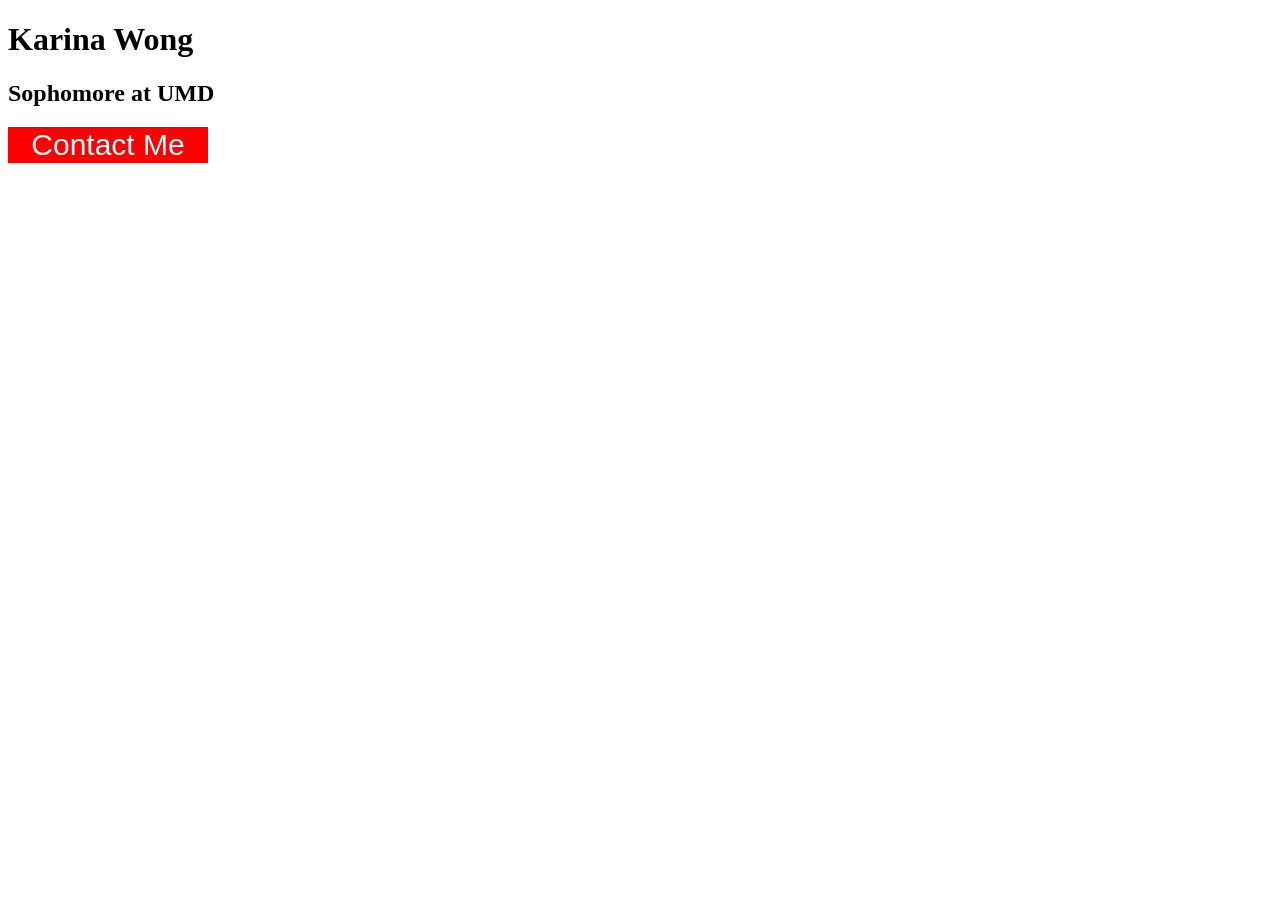
<file: button-assignment/index.html>
<!DOCTYPE html>
 
<html lang="en">
      
  
<head>    
    <title>Karina Button</title>
    <link href="style.css" rel="stylesheet"/>
</head>
    
<body>
    <h1> Karina Wong </h1>
    <h2> Sophomore at UMD </h2>
    <button class="button"> Contact Me</button>
</body>
    
</html>
</file>
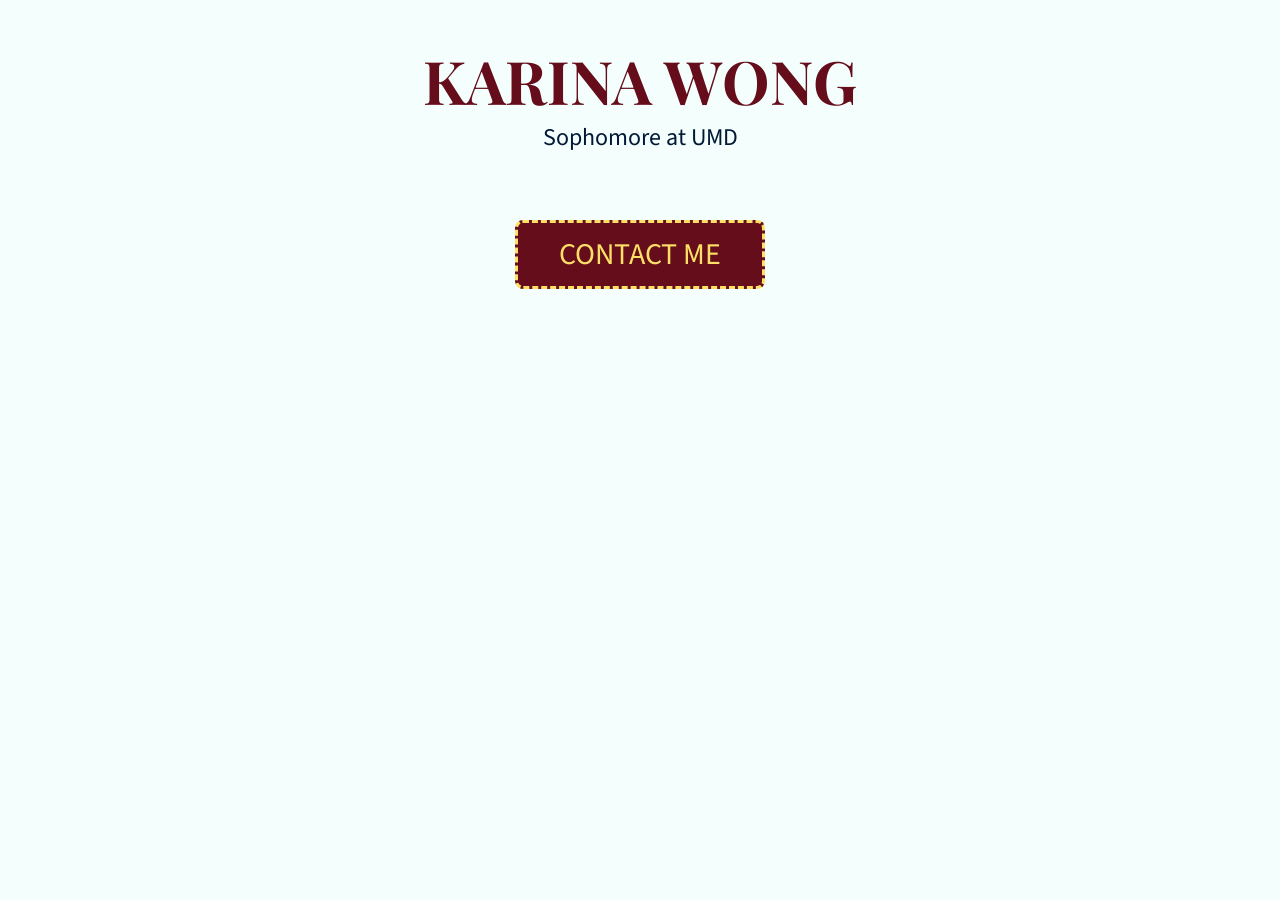
<file: contact-button-assignment/index.html>
<!doctype html>
<html lang="en">
    <head>
        <link rel="preconnect" href="https://fonts.googleapis.com" />
        <link rel="preconnect" href="https://fonts.gstatic.com" crossorigin />
        <link
            href="https://fonts.googleapis.com/css2?family=Playfair+Display:ital,wght@1,400..900&family=Source+Sans+3:ital,wght@0,200..900;1,200..900&display=swap"
            rel="stylesheet" />
        <link href="style.css" rel="stylesheet" />
        <title class="title">Karina Button</title>
    </head>

    <body class="body">
        <h1 class="h1">KARINA WONG</h1>
        <h2 class="h2">Sophomore at UMD</h2>
        <button class="button">Contact Me</button>
    </body>
</html>
</file>
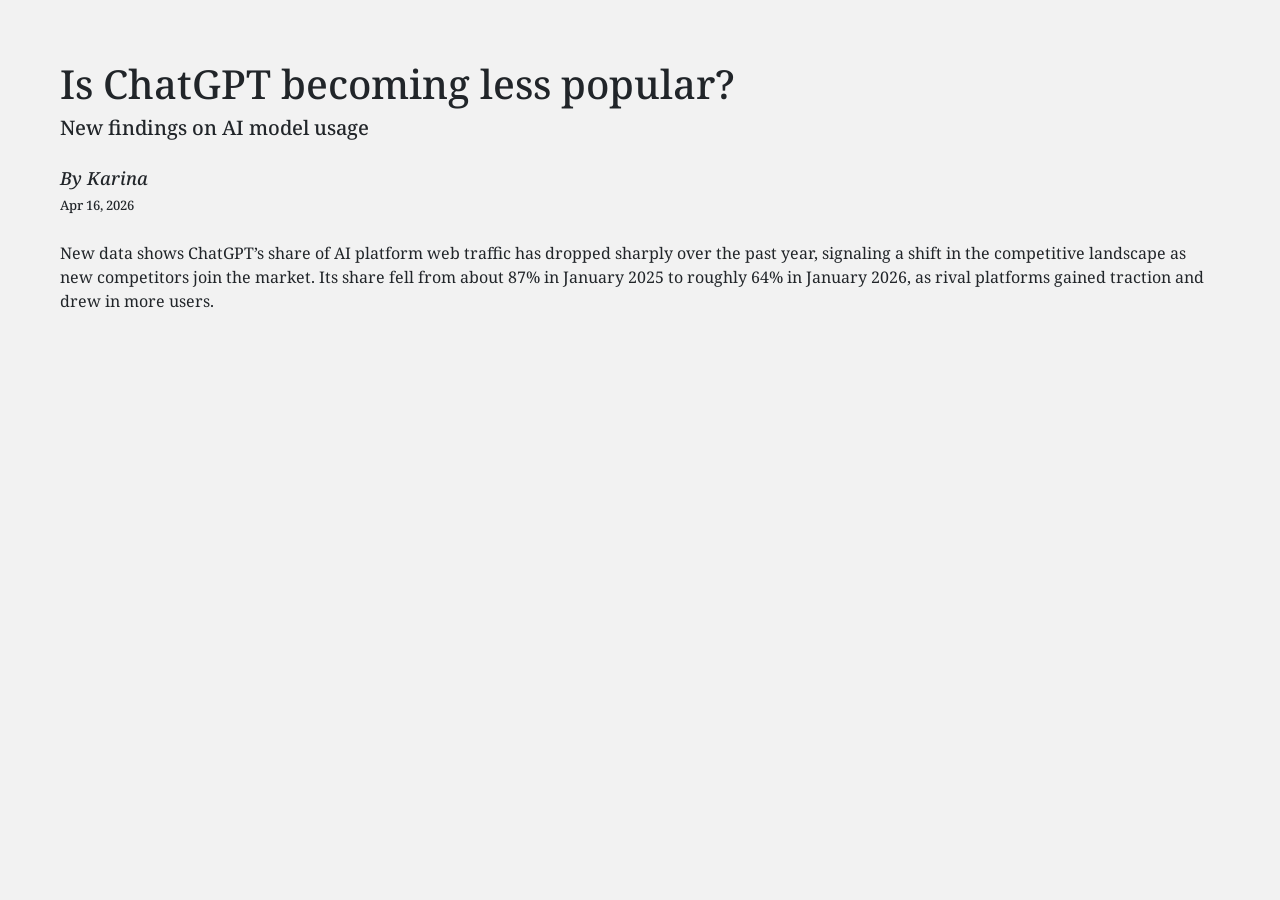
<file: data-viz-project/index.html>
<!doctype html>
<html lang="en">
    <head>
        <title>Karina's Data Story</title>

        <meta charset="utf-8" />

        <meta name="viewport" content="width=device-width, initial-scale=1, shrink-to-fit=no" />

        <link rel="preconnect" href="https://fonts.googleapis.com" />
        <link rel="preconnect" href="https://fonts.gstatic.com" crossorigin />
        <link
            href="https://fonts.googleapis.com/css2?family=Noto+Serif:ital,wght@0,100..900;1,100..900&display=swap"
            rel="stylesheet" />

        <!-- Bootstrap CSS -->

        <link
            href="https://cdn.jsdelivr.net/npm/bootstrap@5.3.8/dist/css/bootstrap.min.css"
            rel="stylesheet"
            integrity="sha384-sRIl4kxILFvY47J16cr9ZwB07vP4J8+LH7qKQnuqkuIAvNWLzeN8tE5YBujZqJLB"
            crossorigin="anonymous" />
        <link href="style.css" rel="stylesheet" />
    </head>

    <body>
        <div id="article">
            <h1>Is ChatGPT becoming less popular?</h1>

            <h2>New findings on AI model usage</h2>

            <h3 id="byline">By Karina</h3>

            <h4 id="date">Apr 16, 2026</h4>

            <p>
                New data shows ChatGPT’s share of AI platform web traffic has dropped sharply over the past year,
                signaling a shift in the competitive landscape as new competitors join the market. Its share fell from
                about 87% in January 2025 to roughly 64% in January 2026, as rival platforms gained traction and drew in
                more users.
            </p>

            <div class="flourish-embed flourish-chart" data-src="visualisation/28603575">
                <script src="https://public.flourish.studio/resources/embed.js"></script>
                <noscript
                    ><img
                        src="https://public.flourish.studio/visualisation/28603575/thumbnail"
                        width="100%"
                        alt="visualization"
                /></noscript>
            </div>

            <div class="flourish-embed flourish-chart" data-src="visualisation/28603699">
                <script src="https://public.flourish.studio/resources/embed.js"></script>
                <noscript
                    ><img
                        src="https://public.flourish.studio/visualisation/28603699/thumbnail"
                        width="100%"
                        alt="visualization"
                /></noscript>
            </div>
        </div>
    </body>
</html>
</file>
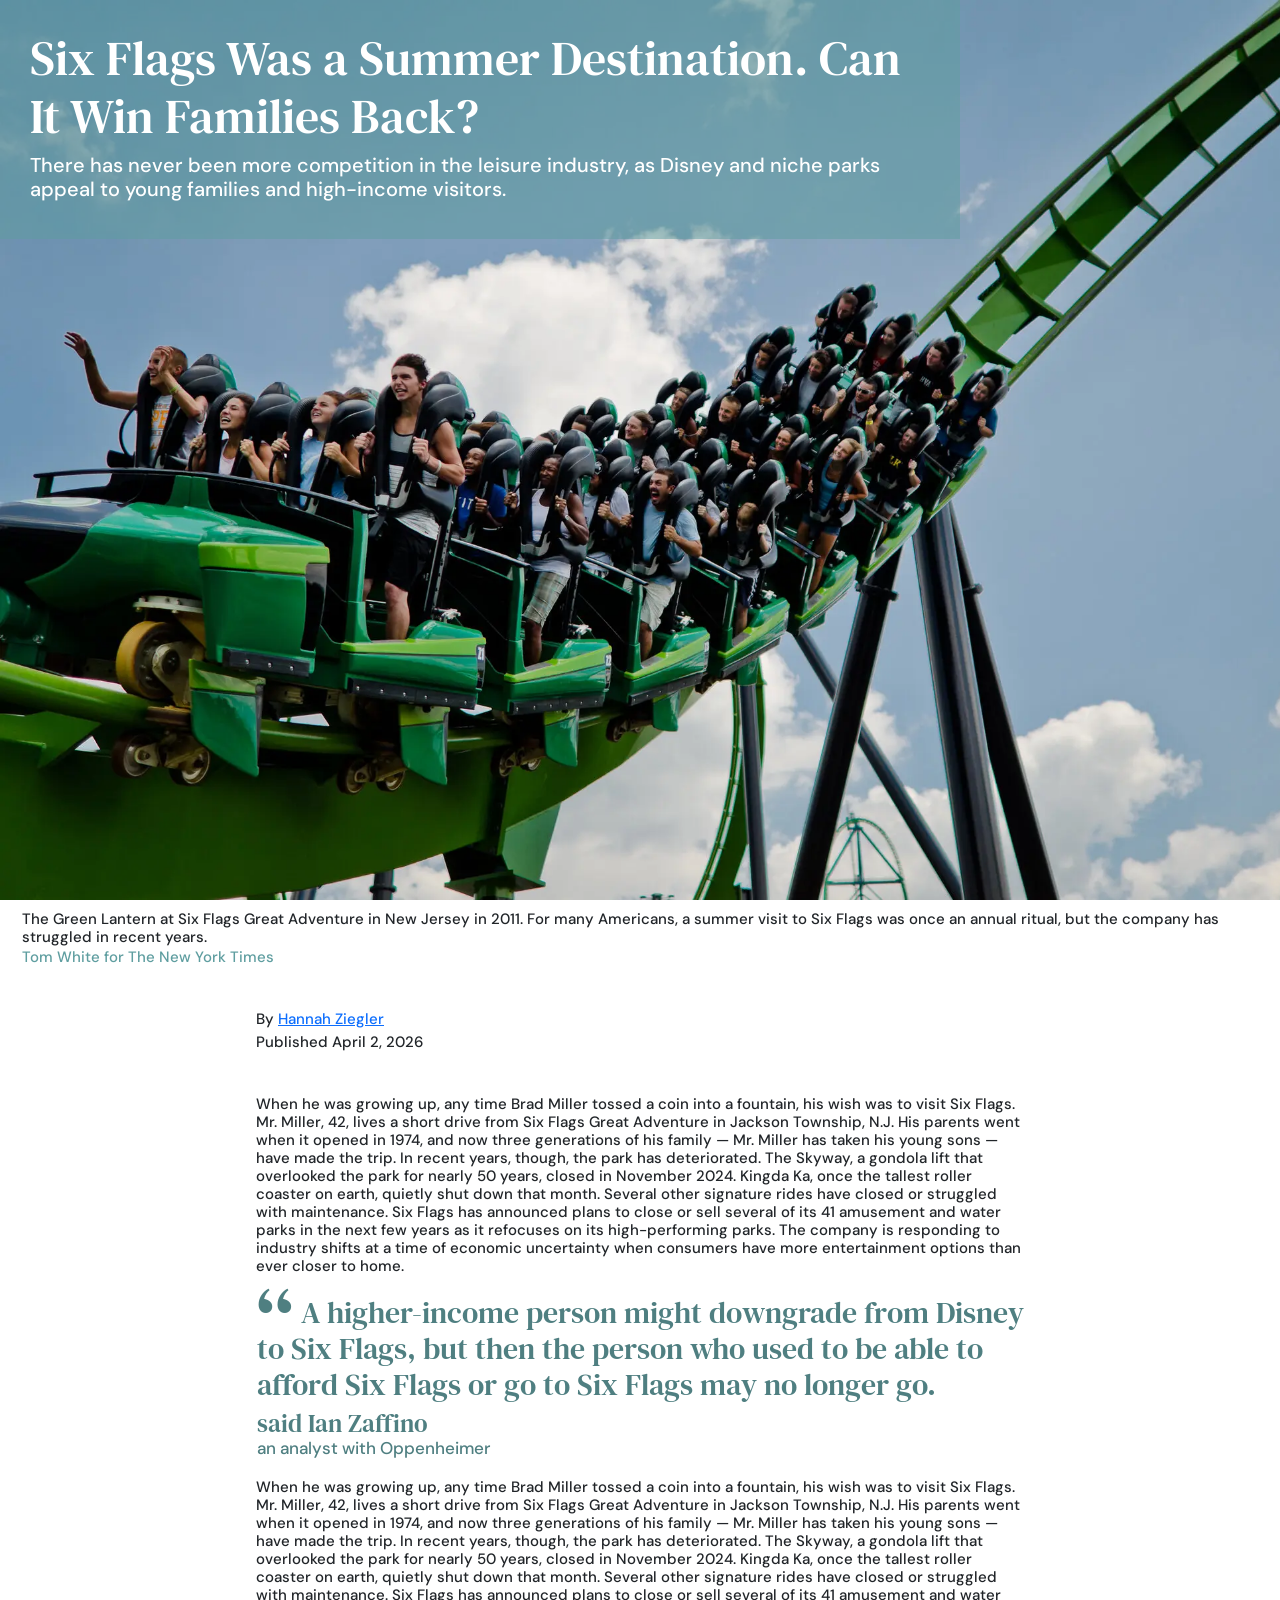
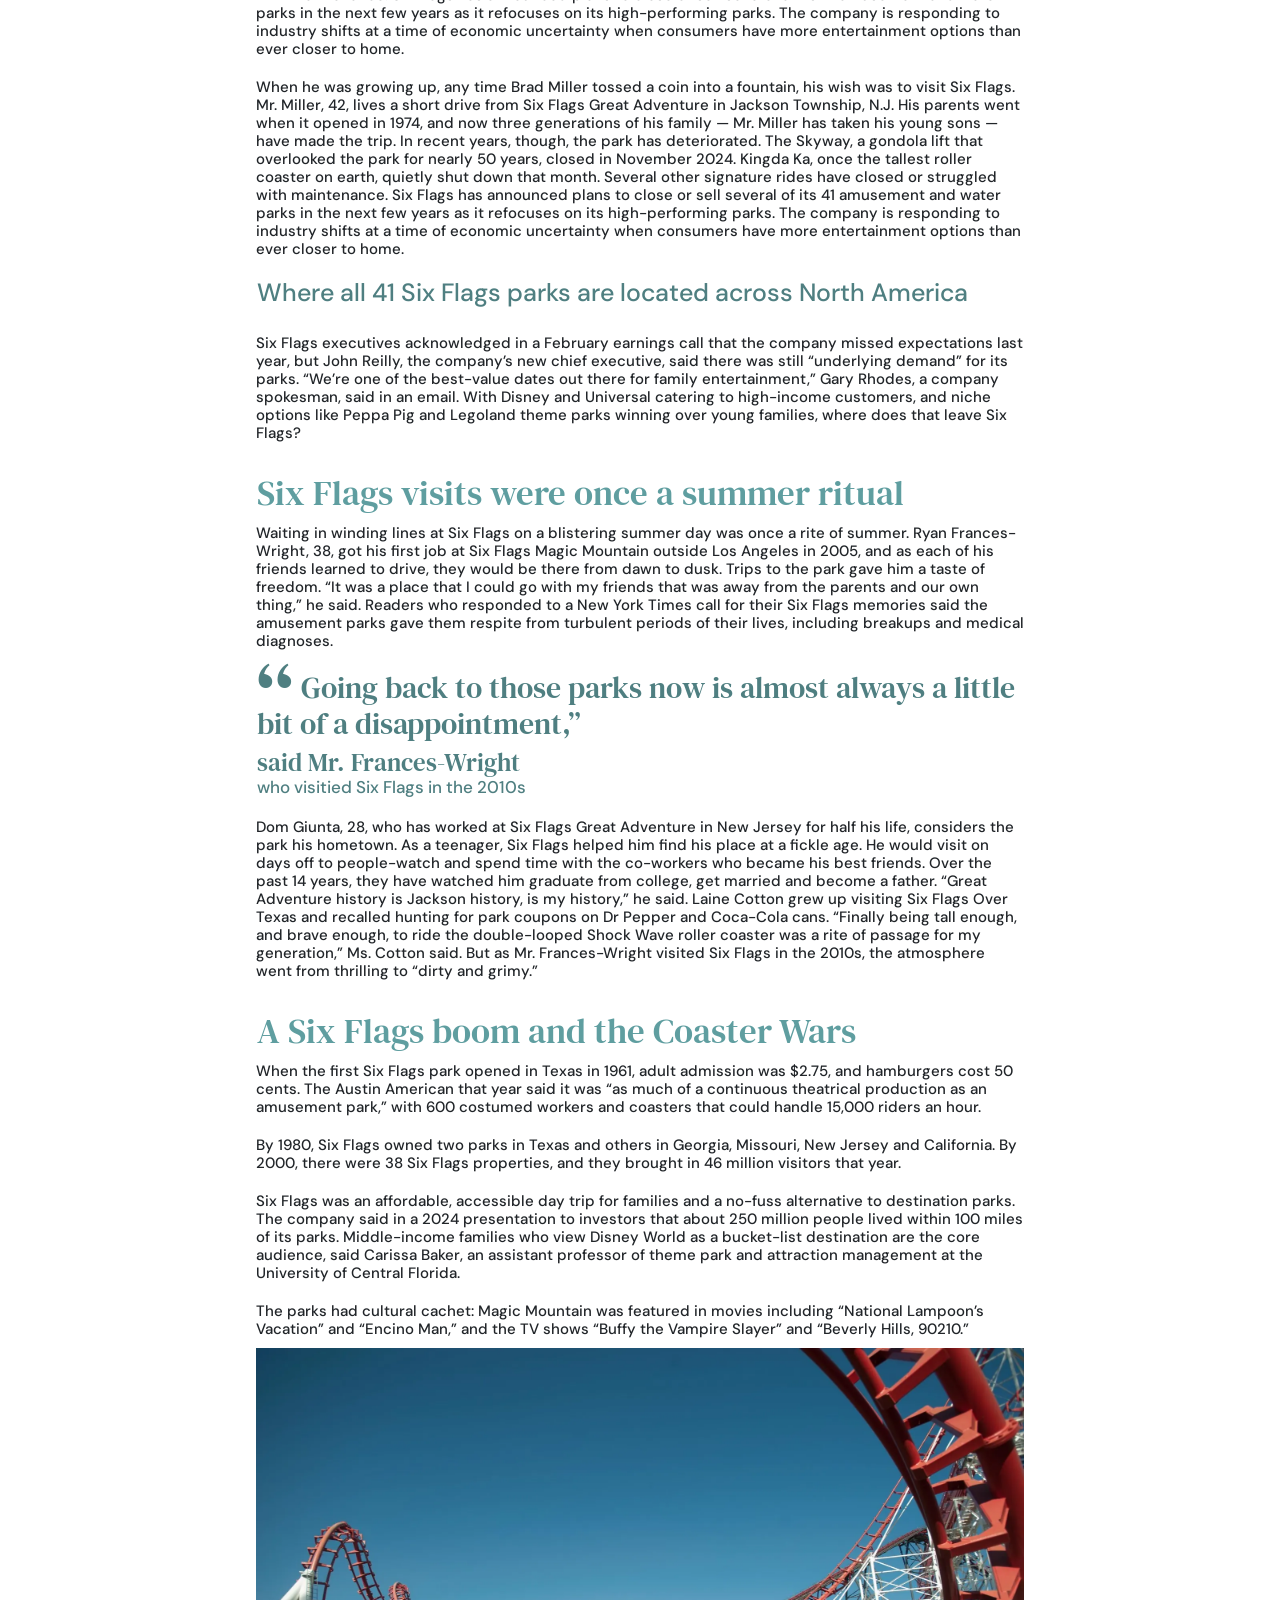
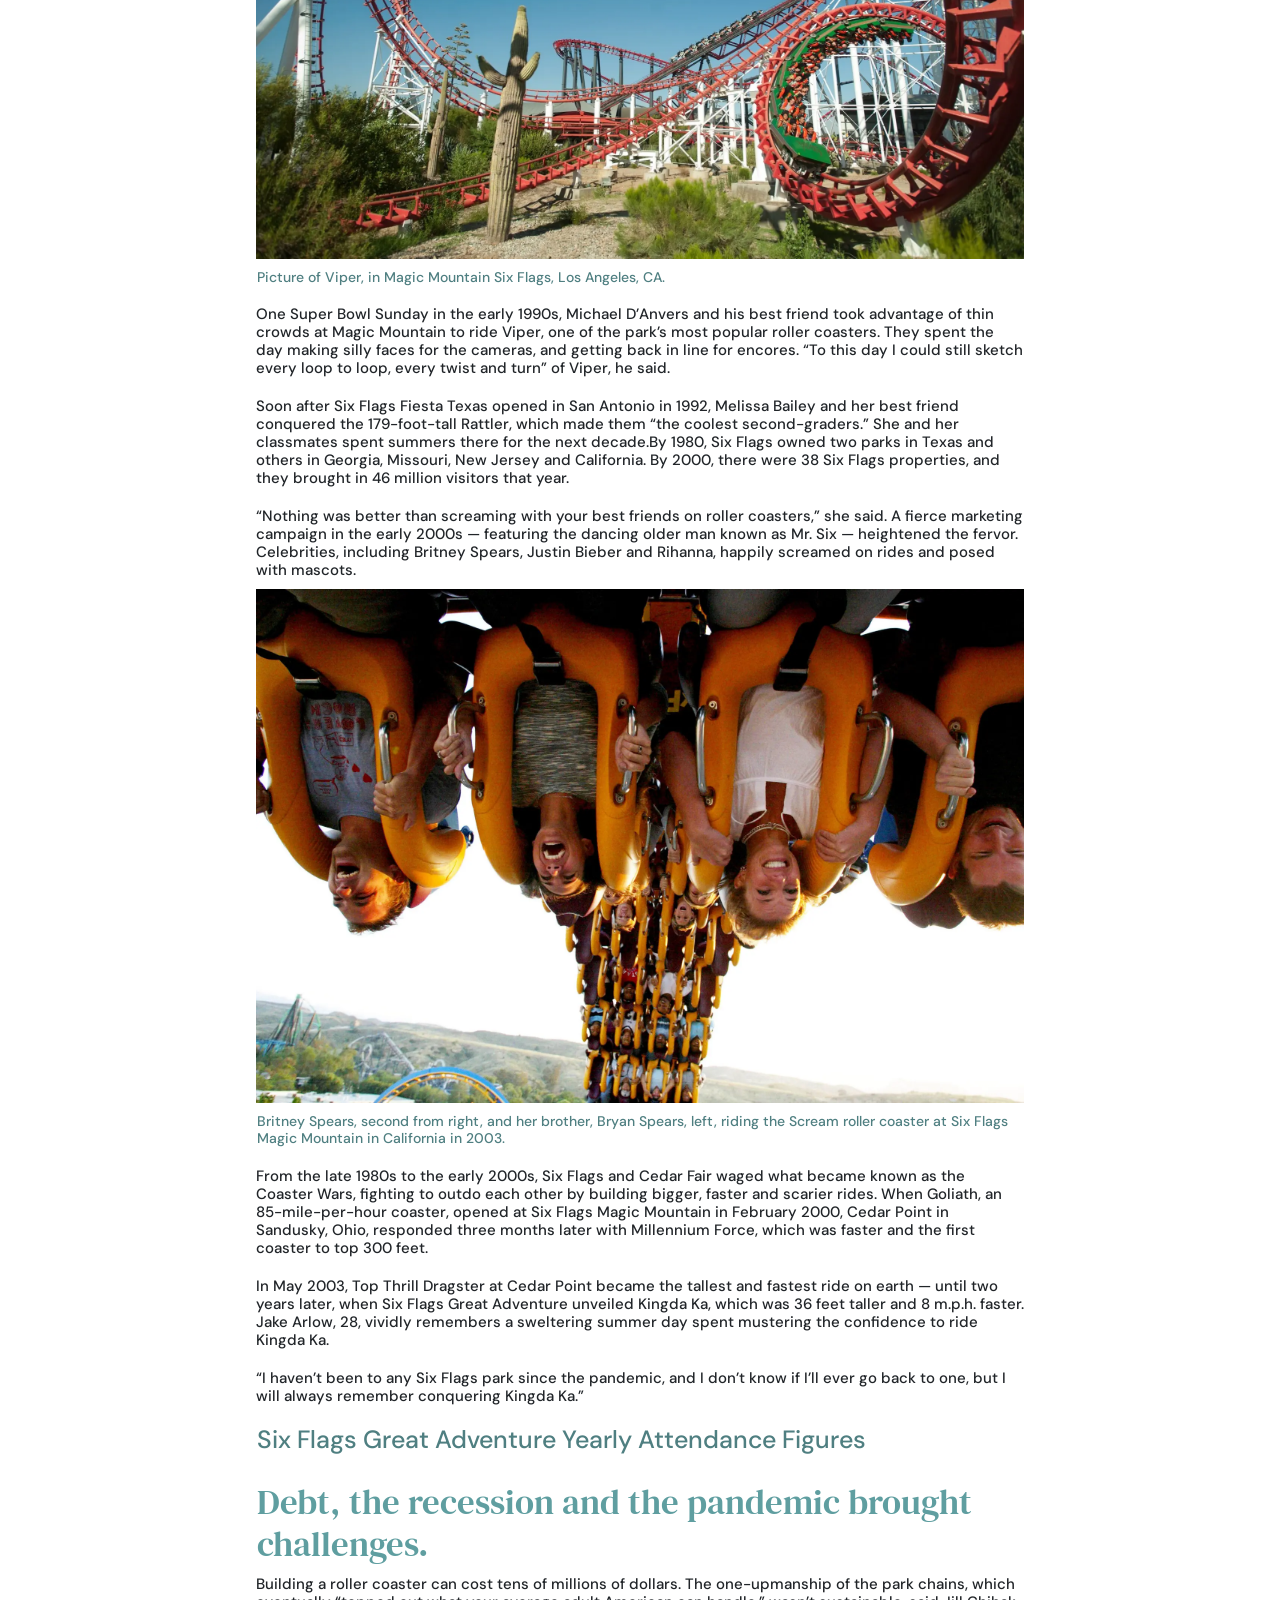
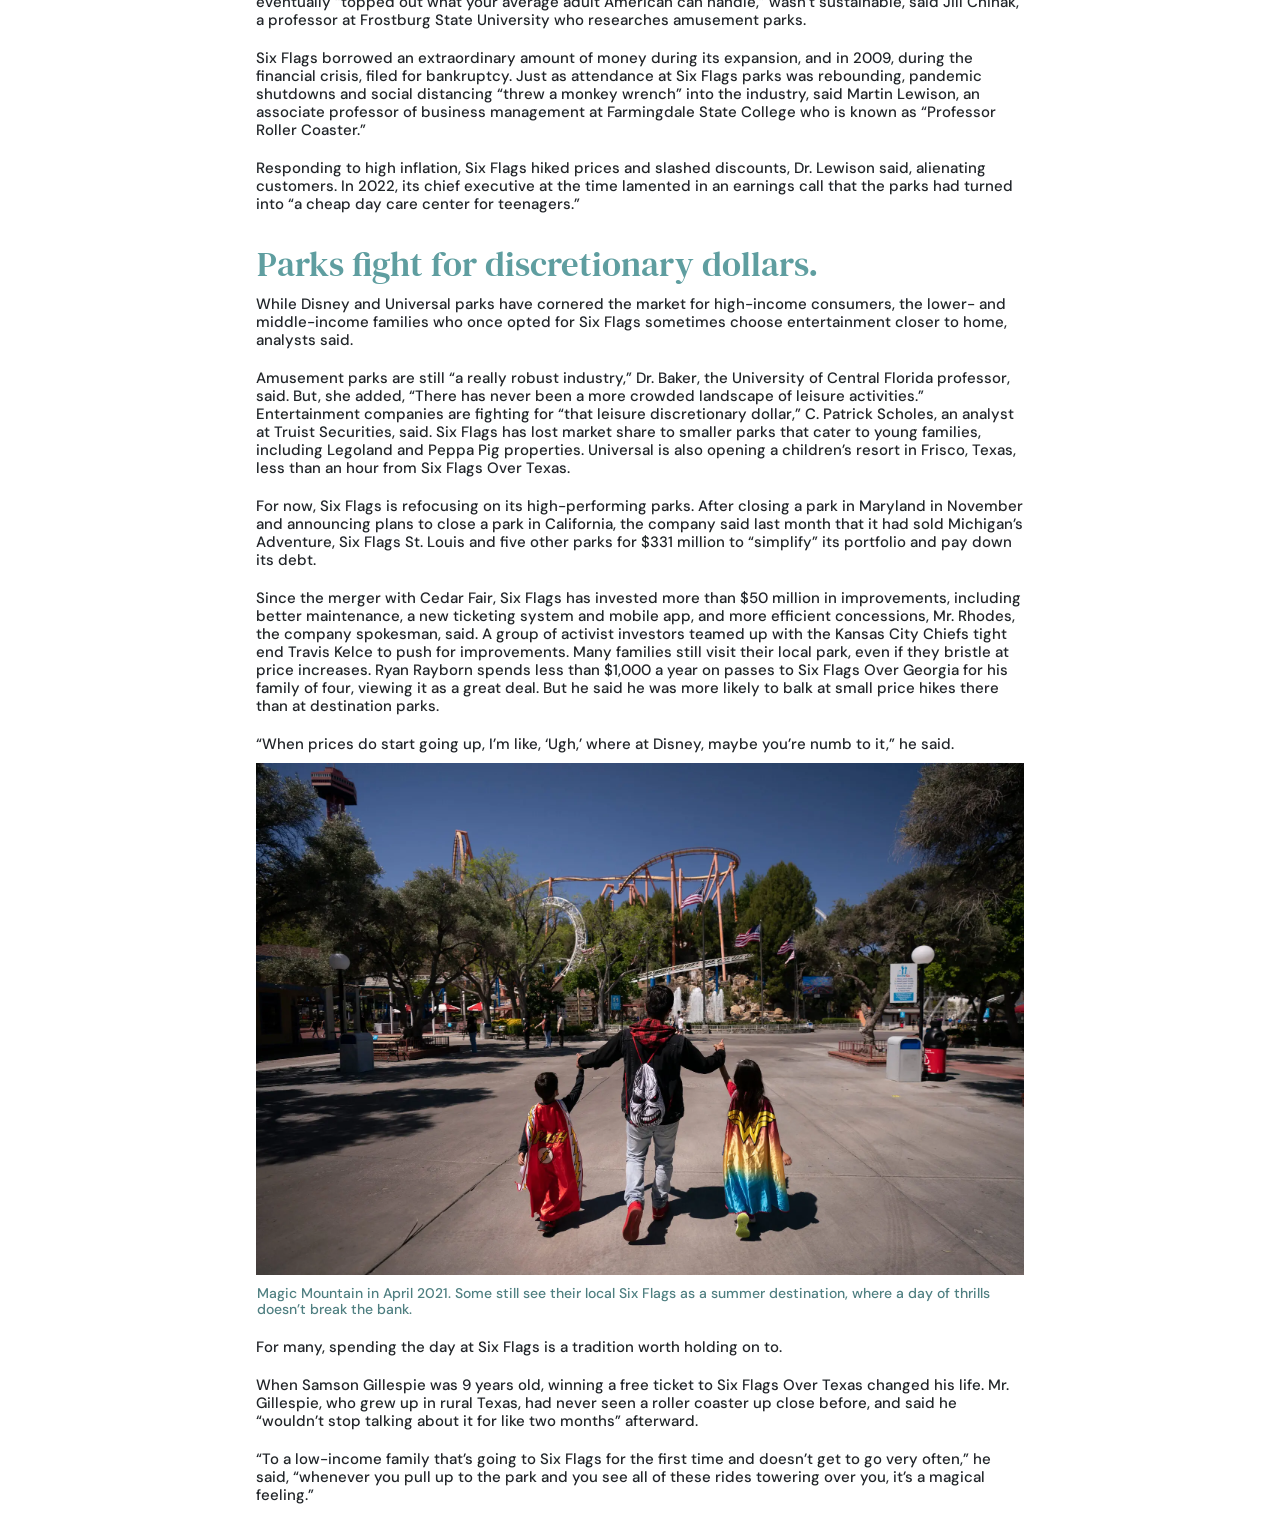
<file: final project/index.html>
<!doctype html>
<html lang="en">
    <head>
        <meta charset="UTF-8" />

        <meta name="viewport" content="width=device-width, initial-scale=1, shrink-to-fit=no" />
        <link rel="preconnect" href="https://fonts.googleapis.com" />
        <link rel="preconnect" href="https://fonts.gstatic.com" crossorigin />
        <link
            href="https://fonts.googleapis.com/css2?family=DM+Sans:ital,opsz,wght@0,9..40,100..1000;1,9..40,100..1000&family=DM+Serif+Text:ital@0;1&display=swap"
            rel="stylesheet" />
        <title>Karina's final project</title>

        <!-- Bootstrap CSS -->

        <link
            href="https://cdn.jsdelivr.net/npm/bootstrap@5.3.8/dist/css/bootstrap.min.css"
            rel="stylesheet"
            integrity="sha384-sRIl4kxILFvY47J16cr9ZwB07vP4J8+LH7qKQnuqkuIAvNWLzeN8tE5YBujZqJLB"
            crossorigin="anonymous" />
        <link href="style.css" rel="stylesheet" />
    </head>
    <body>
        <div class="container-fluid" id="topper">
            <div class="row">
                <div class="col-sm-12 fullwidth">
                    <div class="headline">
                        <h1>Six Flags Was a Summer Destination. Can It Win Families Back?</h1>
                        <h2>
                            There has never been more competition in the leisure industry, as Disney and niche parks
                            appeal to young families and high-income visitors.
                        </h2>
                    </div>
                </div>
            </div>
        </div>
        <div class="container-fluid" id="second">
            <div class="row">
                <div class="col-sm-12">
                    <h3>
                        The Green Lantern at Six Flags Great Adventure in New Jersey in 2011. For many Americans, a
                        summer visit to Six Flags was once an annual ritual, but the company has struggled in recent
                        years.
                    </h3>
                    <h3 id="credit">Tom White for The New York Times</h3>

                    <br />

                    <div id="content">
                        <h4 id="author">
                            By <a href="https://www.nytimes.com/by/hannah-ziegler" class="button">Hannah Ziegler</a>
                        </h4>
                        <h4>Published April 2, 2026</h4>
                        <br />
                        <h4>
                            When he was growing up, any time Brad Miller tossed a coin into a fountain, his wish was to
                            visit Six Flags. Mr. Miller, 42, lives a short drive from Six Flags Great Adventure in
                            Jackson Township, N.J. His parents went when it opened in 1974, and now three generations of
                            his family — Mr. Miller has taken his young sons — have made the trip. In recent years,
                            though, the park has deteriorated. The Skyway, a gondola lift that overlooked the park for
                            nearly 50 years, closed in November 2024. Kingda Ka, once the tallest roller coaster on
                            earth, quietly shut down that month. Several other signature rides have closed or struggled
                            with maintenance. Six Flags has announced plans to close or sell several of its 41 amusement
                            and water parks in the next few years as it refocuses on its high-performing parks. The
                            company is responding to industry shifts at a time of economic uncertainty when consumers
                            have more entertainment options than ever closer to home.
                        </h4>

                        <h4 class="quote-mark">“</h4>
                        <h4 class="quote">
                            A higher-income person might downgrade from Disney to Six Flags, but then the person who
                            used to be able to afford Six Flags or go to Six Flags may no longer go.
                        </h4>

                        <h3 class="quoter">said Ian Zaffino</h3>
                        <h3 class="job">an analyst with Oppenheimer</h3>

                        <h4>
                            When he was growing up, any time Brad Miller tossed a coin into a fountain, his wish was to
                            visit Six Flags. Mr. Miller, 42, lives a short drive from Six Flags Great Adventure in
                            Jackson Township, N.J. His parents went when it opened in 1974, and now three generations of
                            his family — Mr. Miller has taken his young sons — have made the trip. In recent years,
                            though, the park has deteriorated. The Skyway, a gondola lift that overlooked the park for
                            nearly 50 years, closed in November 2024. Kingda Ka, once the tallest roller coaster on
                            earth, quietly shut down that month. Several other signature rides have closed or struggled
                            with maintenance. Six Flags has announced plans to close or sell several of its 41 amusement
                            and water parks in the next few years as it refocuses on its high-performing parks. The
                            company is responding to industry shifts at a time of economic uncertainty when consumers
                            have more entertainment options than ever closer to home.
                        </h4>

                        <h4>
                            When he was growing up, any time Brad Miller tossed a coin into a fountain, his wish was to
                            visit Six Flags. Mr. Miller, 42, lives a short drive from Six Flags Great Adventure in
                            Jackson Township, N.J. His parents went when it opened in 1974, and now three generations of
                            his family — Mr. Miller has taken his young sons — have made the trip. In recent years,
                            though, the park has deteriorated. The Skyway, a gondola lift that overlooked the park for
                            nearly 50 years, closed in November 2024. Kingda Ka, once the tallest roller coaster on
                            earth, quietly shut down that month. Several other signature rides have closed or struggled
                            with maintenance. Six Flags has announced plans to close or sell several of its 41 amusement
                            and water parks in the next few years as it refocuses on its high-performing parks. The
                            company is responding to industry shifts at a time of economic uncertainty when consumers
                            have more entertainment options than ever closer to home.
                        </h4>

                        <!--add map visual using flourish -->
                        <h3 class="graph-title">Where all 41 Six Flags parks are located across North America</h3>

                        <div class="flourish-embed flourish-map" data-src="visualisation/28913817">
                            <script src="https://public.flourish.studio/resources/embed.js"></script>
                            <noscript
                                ><img
                                    src="https://public.flourish.studio/visualisation/28913817/thumbnail"
                                    width="100%"
                                    alt="map visualization"
                            /></noscript>
                        </div>

                        <h4>
                            Six Flags executives acknowledged in a February earnings call that the company missed
                            expectations last year, but John Reilly, the company’s new chief executive, said there was
                            still “underlying demand” for its parks. “We’re one of the best-value dates out there for
                            family entertainment,” Gary Rhodes, a company spokesman, said in an email. With Disney and
                            Universal catering to high-income customers, and niche options like Peppa Pig and Legoland
                            theme parks winning over young families, where does that leave Six Flags?
                        </h4>

                        <h5 class="subheading">Six Flags visits were once a summer ritual</h5>
                        <h4>
                            Waiting in winding lines at Six Flags on a blistering summer day was once a rite of summer.
                            Ryan Frances-Wright, 38, got his first job at Six Flags Magic Mountain outside Los Angeles
                            in 2005, and as each of his friends learned to drive, they would be there from dawn to dusk.
                            Trips to the park gave him a taste of freedom. “It was a place that I could go with my
                            friends that was away from the parents and our own thing,” he said. Readers who responded to
                            a New York Times call for their Six Flags memories said the amusement parks gave them
                            respite from turbulent periods of their lives, including breakups and medical diagnoses.
                        </h4>

                        <h4 class="quote-mark">“</h4>

                        <h4 class="quote">
                            Going back to those parks now is almost always a little bit of a disappointment,”
                        </h4>
                        <h3 class="quoter">said Mr. Frances-Wright</h3>

                        <h3 class="job">who visitied Six Flags in the 2010s</h3>

                        <h4>
                            Dom Giunta, 28, who has worked at Six Flags Great Adventure in New Jersey for half his life,
                            considers the park his hometown. As a teenager, Six Flags helped him find his place at a
                            fickle age. He would visit on days off to people-watch and spend time with the co-workers
                            who became his best friends. Over the past 14 years, they have watched him graduate from
                            college, get married and become a father. “Great Adventure history is Jackson history, is my
                            history,” he said. Laine Cotton grew up visiting Six Flags Over Texas and recalled hunting
                            for park coupons on Dr Pepper and Coca-Cola cans. “Finally being tall enough, and brave
                            enough, to ride the double-looped Shock Wave roller coaster was a rite of passage for my
                            generation,” Ms. Cotton said. But as Mr. Frances-Wright visited Six Flags in the 2010s, the
                            atmosphere went from thrilling to “dirty and grimy.”
                        </h4>

                        <h5 class="subheading">A Six Flags boom and the Coaster Wars</h5>

                        <h4>
                            When the first Six Flags park opened in Texas in 1961, adult admission was $2.75, and
                            hamburgers cost 50 cents. The Austin American that year said it was “as much of a continuous
                            theatrical production as an amusement park,” with 600 costumed workers and coasters that
                            could handle 15,000 riders an hour.
                        </h4>

                        <h4>
                            By 1980, Six Flags owned two parks in Texas and others in Georgia, Missouri, New Jersey and
                            California. By 2000, there were 38 Six Flags properties, and they brought in 46 million
                            visitors that year.
                        </h4>

                        <h4>
                            Six Flags was an affordable, accessible day trip for families and a no-fuss alternative to
                            destination parks. The company said in a 2024 presentation to investors that about 250
                            million people lived within 100 miles of its parks. Middle-income families who view Disney
                            World as a bucket-list destination are the core audience, said Carissa Baker, an assistant
                            professor of theme park and attraction management at the University of Central Florida.
                        </h4>

                        <h4>
                            The parks had cultural cachet: Magic Mountain was featured in movies including “National
                            Lampoon’s Vacation” and “Encino Man,” and the TV shows “Buffy the Vampire Slayer” and
                            “Beverly Hills, 90210.”
                        </h4>

                        <!--add pictures here -->
                        <img src="viper.webp" class="picture" alt="rollercoaster" />
                        <h3 class="caption">Picture of Viper, in Magic Mountain Six Flags, Los Angeles, CA.</h3>

                        <h4>
                            One Super Bowl Sunday in the early 1990s, Michael D’Anvers and his best friend took
                            advantage of thin crowds at Magic Mountain to ride Viper, one of the park’s most popular
                            roller coasters. They spent the day making silly faces for the cameras, and getting back in
                            line for encores. “To this day I could still sketch every loop to loop, every twist and
                            turn” of Viper, he said.
                        </h4>

                        <h4>
                            Soon after Six Flags Fiesta Texas opened in San Antonio in 1992, Melissa Bailey and her best
                            friend conquered the 179-foot-tall Rattler, which made them “the coolest second-graders.”
                            She and her classmates spent summers there for the next decade.By 1980, Six Flags owned two
                            parks in Texas and others in Georgia, Missouri, New Jersey and California. By 2000, there
                            were 38 Six Flags properties, and they brought in 46 million visitors that year.
                        </h4>

                        <h4>
                            “Nothing was better than screaming with your best friends on roller coasters,” she said. A
                            fierce marketing campaign in the early 2000s — featuring the dancing older man known as Mr.
                            Six — heightened the fervor. Celebrities, including Britney Spears, Justin Bieber and
                            Rihanna, happily screamed on rides and posed with mascots.
                        </h4>

                        <img src="britney.webp" class="picture" alt="rollercoaster" />
                        <h3 class="caption">
                            Britney Spears, second from right, and her brother, Bryan Spears, left, riding the Scream
                            roller coaster at Six Flags Magic Mountain in California in 2003.
                        </h3>

                        <h4>
                            From the late 1980s to the early 2000s, Six Flags and Cedar Fair waged what became known as
                            the Coaster Wars, fighting to outdo each other by building bigger, faster and scarier rides.
                            When Goliath, an 85-mile-per-hour coaster, opened at Six Flags Magic Mountain in February
                            2000, Cedar Point in Sandusky, Ohio, responded three months later with Millennium Force,
                            which was faster and the first coaster to top 300 feet.
                        </h4>
                        <h4>
                            In May 2003, Top Thrill Dragster at Cedar Point became the tallest and fastest ride on earth
                            — until two years later, when Six Flags Great Adventure unveiled Kingda Ka, which was 36
                            feet taller and 8 m.p.h. faster. Jake Arlow, 28, vividly remembers a sweltering summer day
                            spent mustering the confidence to ride Kingda Ka.
                        </h4>

                        <h4>
                            “I haven’t been to any Six Flags park since the pandemic, and I don’t know if I’ll ever go
                            back to one, but I will always remember conquering Kingda Ka.”
                        </h4>

                        <h3 class="graph-title">Six Flags Great Adventure Yearly Attendance Figures</h3>
                        <!--add data visual using flourish -->
                        <div class="flourish-embed flourish-chart" data-src="visualisation/28914466">
                            <script src="https://public.flourish.studio/resources/embed.js"></script>
                            <noscript
                                ><img
                                    src="https://public.flourish.studio/visualisation/28914466/thumbnail"
                                    width="100%"
                                    alt="chart visualization"
                            /></noscript>
                        </div>

                        <h5 class="subheading">Debt, the recession and the pandemic brought challenges.</h5>

                        <h4>
                            Building a roller coaster can cost tens of millions of dollars. The one-upmanship of the
                            park chains, which eventually “topped out what your average adult American can handle,”
                            wasn’t sustainable, said Jill Chihak, a professor at Frostburg State University who
                            researches amusement parks.
                        </h4>

                        <h4>
                            Six Flags borrowed an extraordinary amount of money during its expansion, and in 2009,
                            during the financial crisis, filed for bankruptcy. Just as attendance at Six Flags parks was
                            rebounding, pandemic shutdowns and social distancing “threw a monkey wrench” into the
                            industry, said Martin Lewison, an associate professor of business management at Farmingdale
                            State College who is known as “Professor Roller Coaster.”
                        </h4>

                        <h4>
                            Responding to high inflation, Six Flags hiked prices and slashed discounts, Dr. Lewison
                            said, alienating customers. In 2022, its chief executive at the time lamented in an earnings
                            call that the parks had turned into “a cheap day care center for teenagers.”
                        </h4>

                        <h5 class="subheading">Parks fight for discretionary dollars.</h5>
                        <h4>
                            While Disney and Universal parks have cornered the market for high-income consumers, the
                            lower- and middle-income families who once opted for Six Flags sometimes choose
                            entertainment closer to home, analysts said.
                        </h4>

                        <h4>
                            Amusement parks are still “a really robust industry,” Dr. Baker, the University of Central
                            Florida professor, said. But, she added, “There has never been a more crowded landscape of
                            leisure activities.” Entertainment companies are fighting for “that leisure discretionary
                            dollar,” C. Patrick Scholes, an analyst at Truist Securities, said. Six Flags has lost
                            market share to smaller parks that cater to young families, including Legoland and Peppa Pig
                            properties. Universal is also opening a children’s resort in Frisco, Texas, less than an
                            hour from Six Flags Over Texas.
                        </h4>
                        <h4>
                            For now, Six Flags is refocusing on its high-performing parks. After closing a park in
                            Maryland in November and announcing plans to close a park in California, the company said
                            last month that it had sold Michigan’s Adventure, Six Flags St. Louis and five other parks
                            for $331 million to “simplify” its portfolio and pay down its debt.
                        </h4>

                        <h4>
                            Since the merger with Cedar Fair, Six Flags has invested more than $50 million in
                            improvements, including better maintenance, a new ticketing system and mobile app, and more
                            efficient concessions, Mr. Rhodes, the company spokesman, said. A group of activist
                            investors teamed up with the Kansas City Chiefs tight end Travis Kelce to push for
                            improvements. Many families still visit their local park, even if they bristle at price
                            increases. Ryan Rayborn spends less than $1,000 a year on passes to Six Flags Over Georgia
                            for his family of four, viewing it as a great deal. But he said he was more likely to balk
                            at small price hikes there than at destination parks.
                        </h4>

                        <h4>
                            “When prices do start going up, I’m like, ‘Ugh,’ where at Disney, maybe you’re numb to it,”
                            he said.
                        </h4>

                        <img src="holding-hands.webp" class="picture" alt="family-holding-hands" />
                        <h3 class="caption">
                            Magic Mountain in April 2021. Some still see their local Six Flags as a summer destination,
                            where a day of thrills doesn’t break the bank.
                        </h3>

                        <h4>For many, spending the day at Six Flags is a tradition worth holding on to.</h4>

                        <h4>
                            When Samson Gillespie was 9 years old, winning a free ticket to Six Flags Over Texas changed
                            his life. Mr. Gillespie, who grew up in rural Texas, had never seen a roller coaster up
                            close before, and said he “wouldn’t stop talking about it for like two months” afterward.
                        </h4>

                        <h4>
                            “To a low-income family that’s going to Six Flags for the first time and doesn’t get to go
                            very often,” he said, “whenever you pull up to the park and you see all of these rides
                            towering over you, it’s a magical feeling.”
                        </h4>
                    </div>
                </div>
            </div>
        </div>
    </body>
</html>
</file>
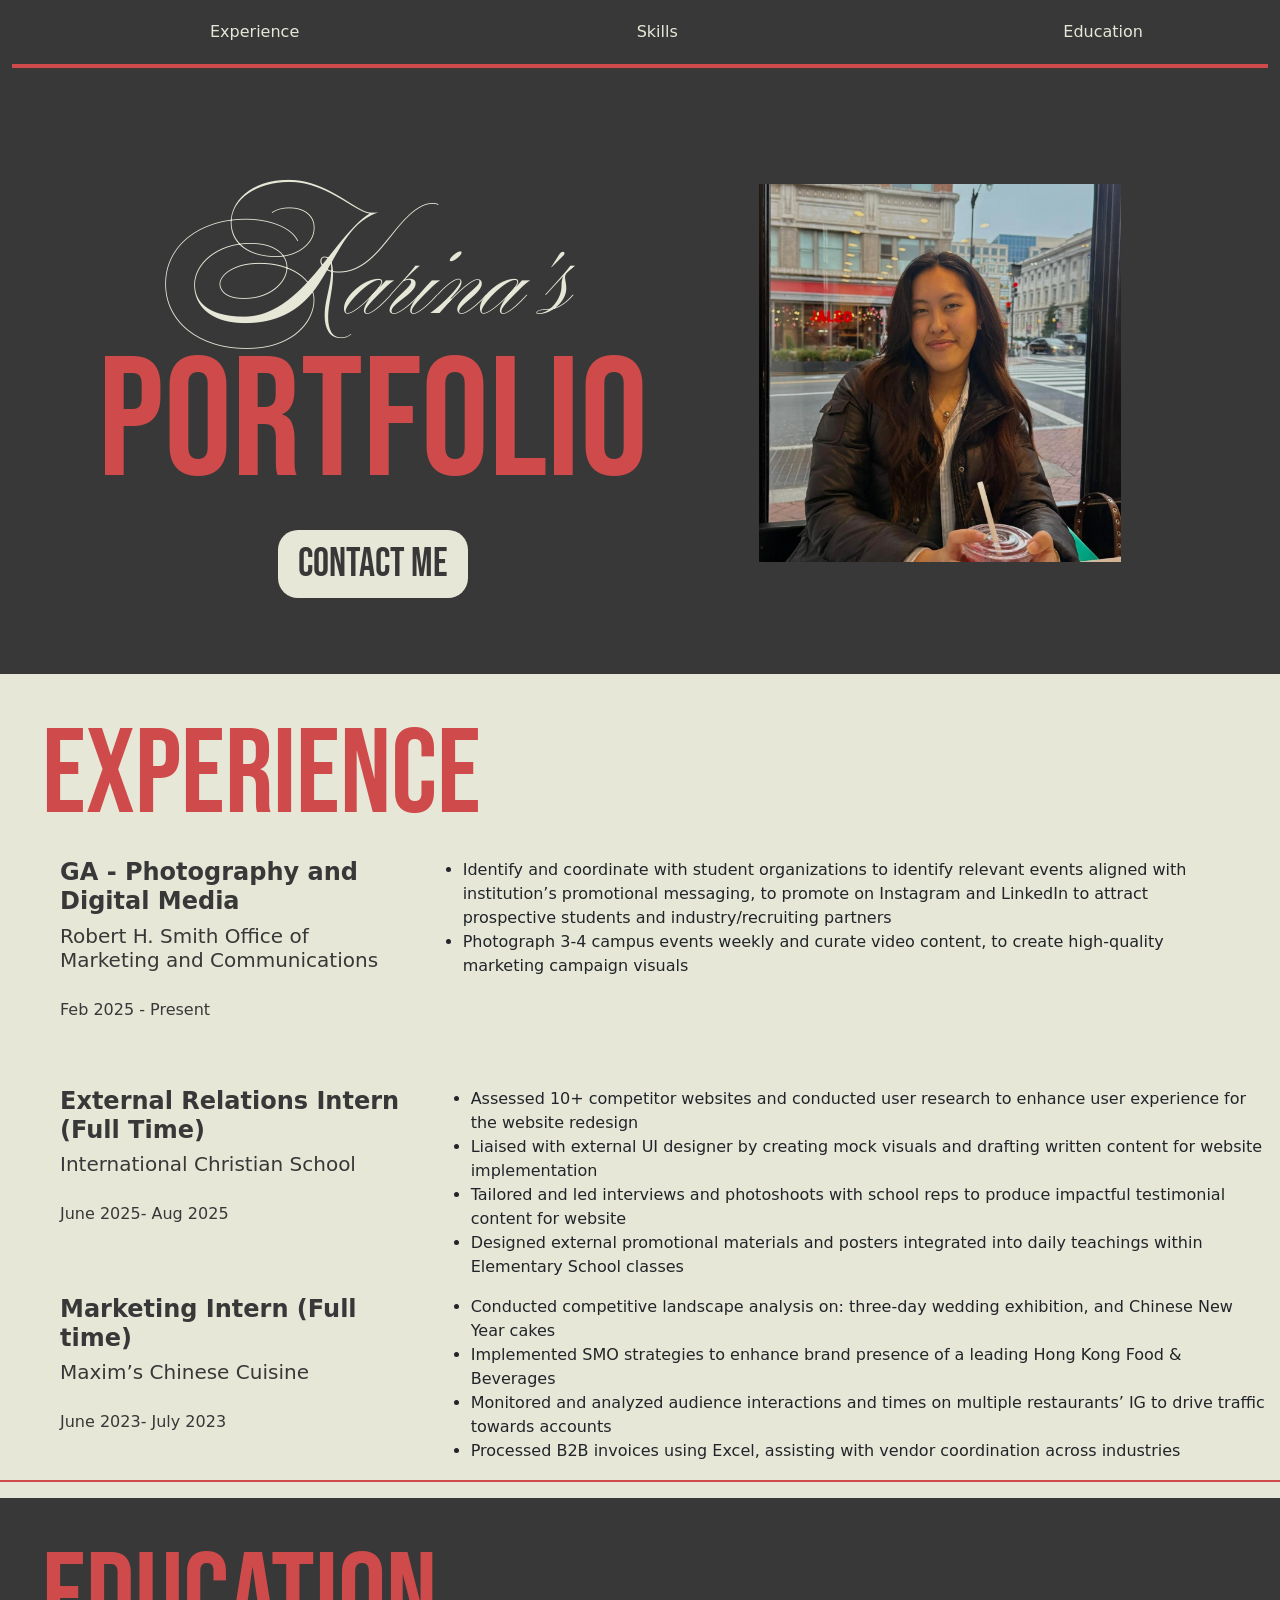
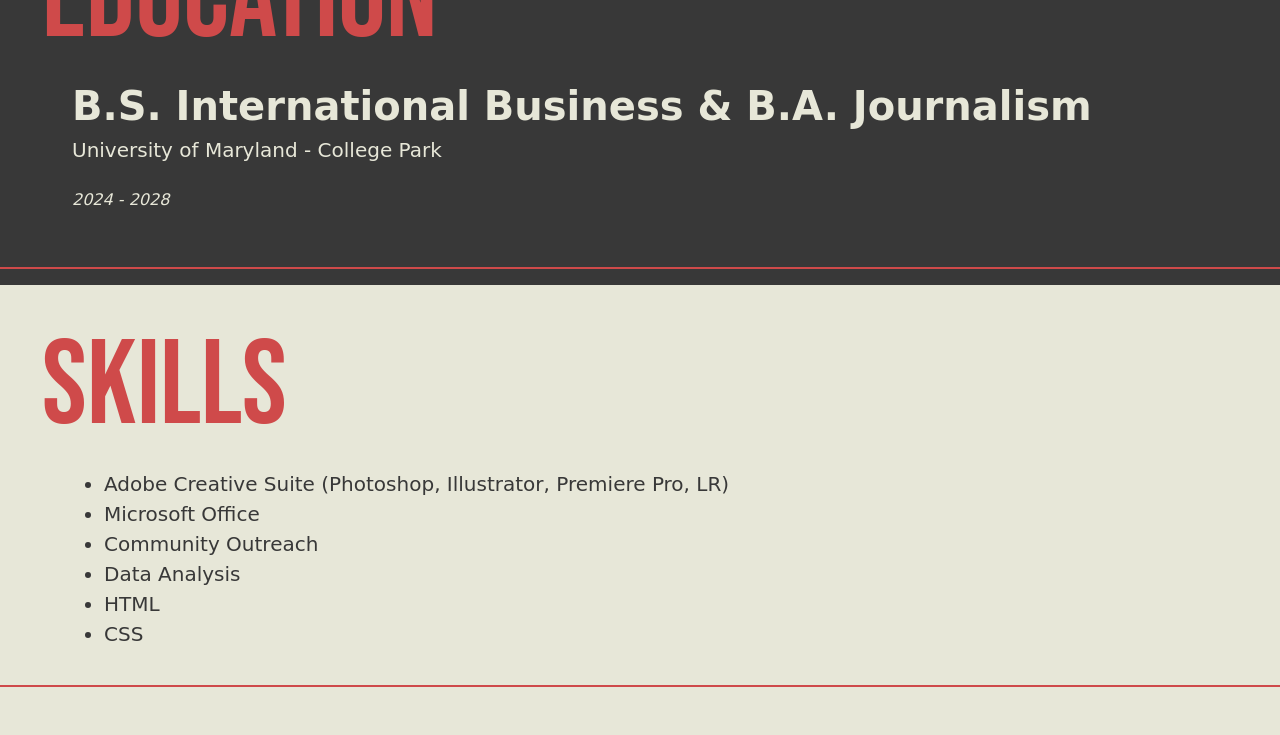
<file: online-portfolio/index.html>
<!doctype html>
<html lang="en">
    <head>
        <link rel="preconnect" href="https://fonts.googleapis.com" />
        <link rel="preconnect" href="https://fonts.gstatic.com" crossorigin />
        <link
            href="https://fonts.googleapis.com/css2?family=Ballet:opsz@16..72&family=Bebas+Neue&display=swap"
            rel="stylesheet" />
        <meta charset="UTF-8" />
        <meta name="viewport" content="width=device-width, initial-scale=1" />

        <title>Karina's Portfolio</title>
        <link
            href="https://cdn.jsdelivr.net/npm/bootstrap@5.3.3/dist/css/bootstrap.min.css"
            rel="stylesheet"
            integrity="sha384-QWTKZyjpPEjISv5WaRU9OFeRpok6YctnYmDr5pNlyT2bRjXh0JMhjY6hW+ALEwIH"
            crossorigin="anonymous" />

        <link href="style.css" rel="stylesheet" />
    </head>
 
    <body>
        <div class="section-one">
            <div class="container-fluid" id="navigation">
                <div class="row">
                    <div class="col-sm-4">
                        <p class="nav"><a href="#experience">Experience</a></p>
                    </div>
                    <div class="col-sm-4">
                        <p class="nav"><a href="#skills">Skills</a></p>
                    </div>
                    <div class="col-sm-4">
                        <p class="nav"><a href="#education">Education</a></p>
                    </div>
                </div>
                <hr />
            </div>

            <div class="container-fluid">
                <div class="row">
                    <!-- Portfolio title -->
                    <div class="col-sm-7">
                        <h1>Karina's</h1>
                        <h2>Portfolio</h2>
                        <a href="mailto:kwong33@terpmail.umd.edu.com" class="button">Contact Me</a>
                    </div>

                    <!-- Headshot-->
                    <div class="col-lg-4 col-sm-5">
                        <img src="WhatsApp%20Image%202026-02-02%20at%2013.11.47.jpeg" id="headshot" />
                    </div>
                </div>
            </div>
        </div>

        <div id="section-two">
            <div class="container-fluid">
                <h3 id="experience">Experience</h3>
                <div class="row job">
                    <div class="row job">
                        <div class="col-sm-4">
                            <h4>GA - Photography and Digital Media</h4>
                            <h5>Robert H. Smith Office of Marketing and Communications</h5>
                            <h6>Feb 2025 - Present</h6>
                        </div>
                        <div class="col-sm-8">
                            <ul>
                                <li>
                                    Identify and coordinate with student organizations to identify relevant events
                                    aligned with institution’s promotional messaging, to promote on Instagram and
                                    LinkedIn to attract prospective students and industry/recruiting partners
                                </li>
                                <li>
                                    Photograph 3-4 campus events weekly and curate video content, to create high-quality
                                    marketing campaign visuals
                                </li>
                            </ul>
                        </div>
                    </div>

                    <div class="col-sm-4">
                        <h4>External Relations Intern (Full Time)</h4>
                        <h5>International Christian School</h5>
                        <h6>June 2025- Aug 2025</h6>
                    </div>
                    <div class="col-sm-8">
                        <ul>
                            <li>
                                Assessed 10+ competitor websites and conducted user research to enhance user experience
                                for the website redesign
                            </li>
                            <li>
                                Liaised with external UI designer by creating mock visuals and drafting written content
                                for website implementation
                            </li>
                            <li>
                                Tailored and led interviews and photoshoots with school reps to produce impactful
                                testimonial content for website
                            </li>
                            <li>
                                Designed external promotional materials and posters integrated into daily teachings
                                within Elementary School classes
                            </li>
                        </ul>
                    </div>

                    <div class="col-sm-4">
                        <h4>Marketing Intern (Full time)</h4>
                        <h5>Maxim’s Chinese Cuisine</h5>
                        <h6>June 2023- July 2023</h6>
                    </div>
                    <div class="col-sm-8">
                        <ul>
                            <li>
                                Conducted competitive landscape analysis on: three-day wedding exhibition, and Chinese
                                New Year cakes
                            </li>
                            <li>
                                Implemented SMO strategies to enhance brand presence of a leading Hong Kong Food &
                                Beverages
                            </li>
                            <li>
                                Monitored and analyzed audience interactions and times on multiple restaurants’ IG to
                                drive traffic towards accounts
                            </li>
                            <li>
                                Processed B2B invoices using Excel, assisting with vendor coordination across industries
                            </li>
                        </ul>
                    </div>
                </div>
            </div>
        </div>
        <hr class="thinner-hr" />

        <div id="section-three">
            <div class="container-fluid">
                <div class="education">
                    <h3 id="education">Education</h3>
                    <div class="row-education">
                        <div class="row education">
                            <div class="row education">
                                <h4 id="h4-beige">B.S. International Business & B.A. Journalism</h4>
                                <h5 id="h5-beige">University of Maryland - College Park</h5>
                                <h6 id="h6-beige">2024 - 2028</h6>
                            </div>
                        </div>
                    </div>
                </div>
            </div>
            <hr class="thinner-hr" />

            <div id="section-four">
                <div class="container-fluid">
                    <h3 id="skills">Skills</h3>
                    <div class="row-skills">
                        <ul>
                            <li>Adobe Creative Suite (Photoshop, Illustrator, Premiere Pro, LR)</li>
                            <li>Microsoft Office</li>
                            <li>Community Outreach</li>
                            <li>Data Analysis</li>
                            <li>HTML</li>
                            <li>CSS</li>
                        </ul>
                    </div>
                </div>
            </div>
        </div>
        <hr class="thinner-hr" />
    </body>
</html>
</file>
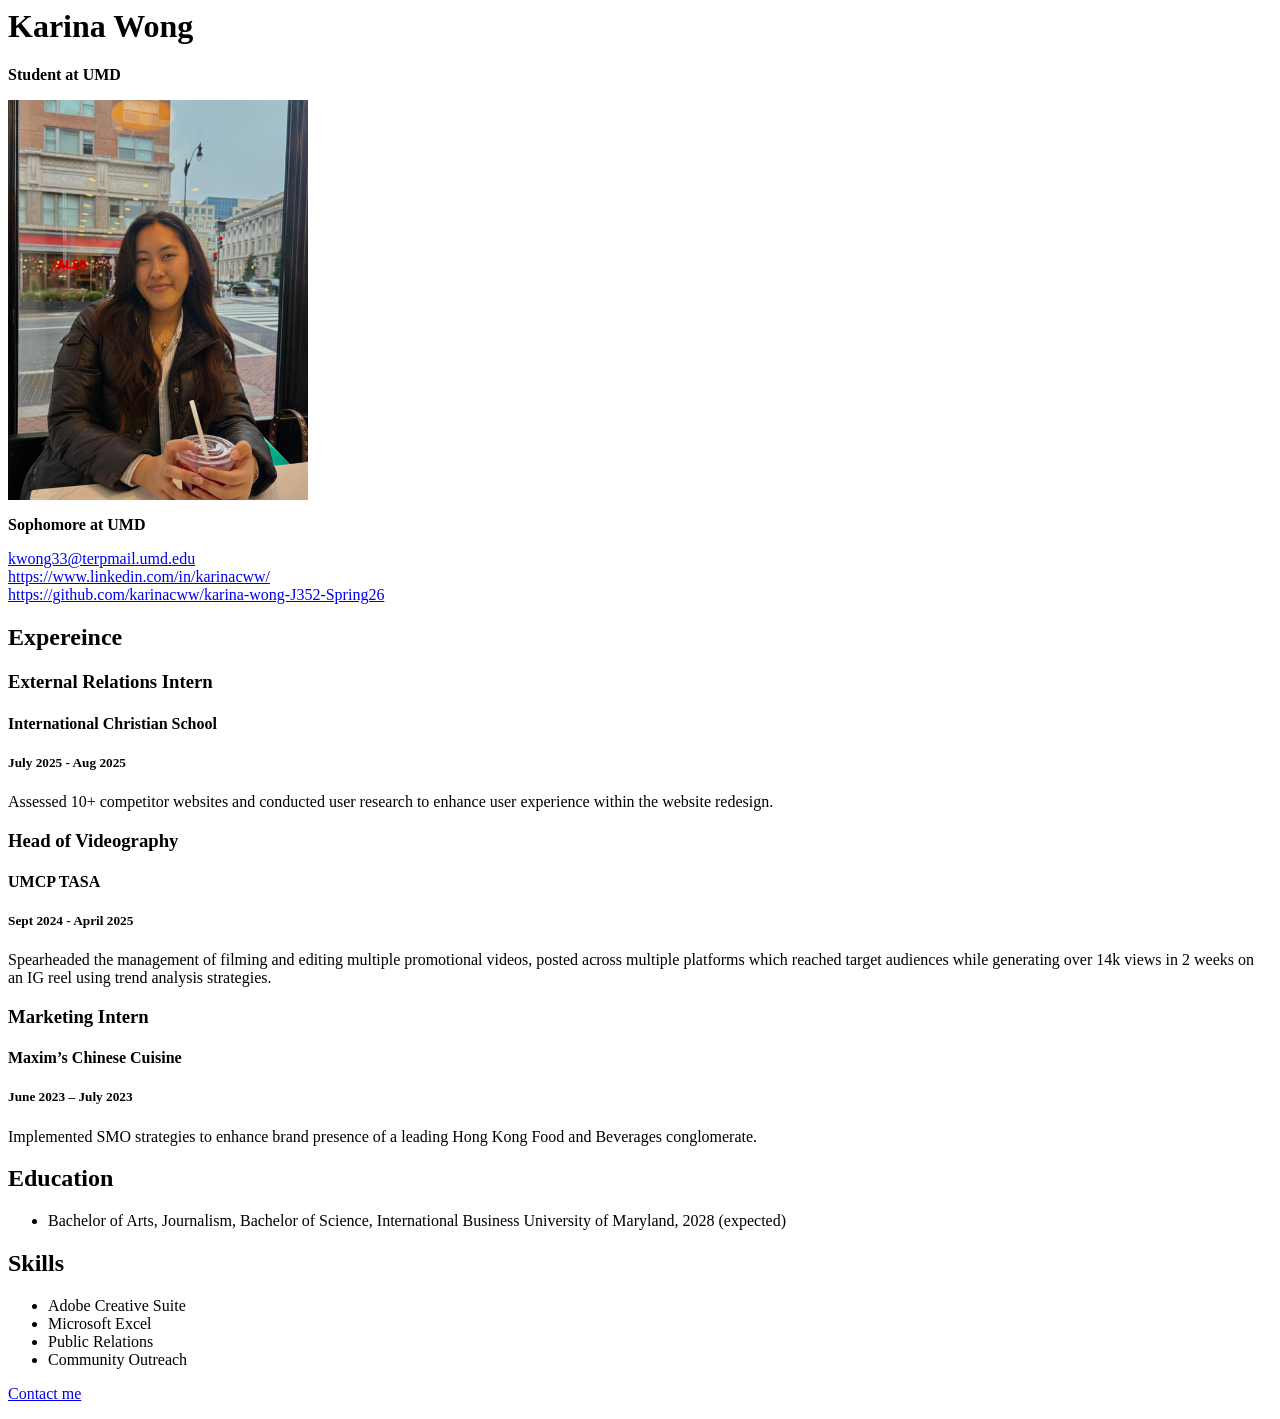
<file: resume.html>
<body>
    <!--I built this myself!-->
    <head>
        <title>Karina Wong Resume</title>
    </head>
    <body>
        <h1>Karina Wong</h1>
        <p><strong>Student at UMD</strong></p>
        <img src="WhatsApp%20Image%202026-02-02%20at%2013.11.47.jpeg" alt="A photo of me" width="300" />
        <p><strong> Sophomore at UMD </strong></p>

        <div id="contact">
            <a href="mailto:kwong33@terpmail.umd.edu">kwong33@terpmail.umd.edu</a> <br/>
            <a href="https://www.linkedin.com/in/karinacww/" target="_blank">
                https://www.linkedin.com/in/karinacww/
            </a>
            <br />
            <a href="https://github.com/karinacww/karina-wong-J352-Spring26" target="_blank">
                https://github.com/karinacww/karina-wong-J352-Spring26
            </a>
            <br />
        </div>

        <h2>Expereince</h2>
        <h3>External Relations Intern</h3>
        <h4>International Christian School</h4>
        <h5>July 2025 - Aug 2025</h5>
        <p>
            Assessed 10+ competitor websites and conducted user research to enhance user experience within the website
            redesign.
        </p>

        <h3>Head of Videography</h3>
        <h4>UMCP TASA</h4>
        <h5>Sept 2024 - April 2025</h5>
        <p>
            Spearheaded the management of filming and editing multiple promotional videos, posted across multiple
            platforms which reached target audiences while generating over 14k views in 2 weeks on an IG reel using
            trend analysis strategies.
        </p>

        <h3>Marketing Intern</h3>
        <h4>Maxim’s Chinese Cuisine</h4>
        <h5>June 2023 – July 2023</h5>
        <p>
            Implemented SMO strategies to enhance brand presence of a leading Hong Kong Food and Beverages conglomerate.
        </p>

        <h2>Education</h2>
        <ul>
            <li>
                Bachelor of Arts, Journalism, Bachelor of Science, International Business University of Maryland, 2028
                (expected)
            </li>
        </ul>

        <h2>Skills</h2>
        <ul>
            <li>Adobe Creative Suite</li>
            <li>Microsoft Excel</li>
            <li>Public Relations</li>
            <li>Community Outreach</li>
        </ul>

        <p><a href="#contact"> Contact me</a></p>
    </body>
</body>
</file>
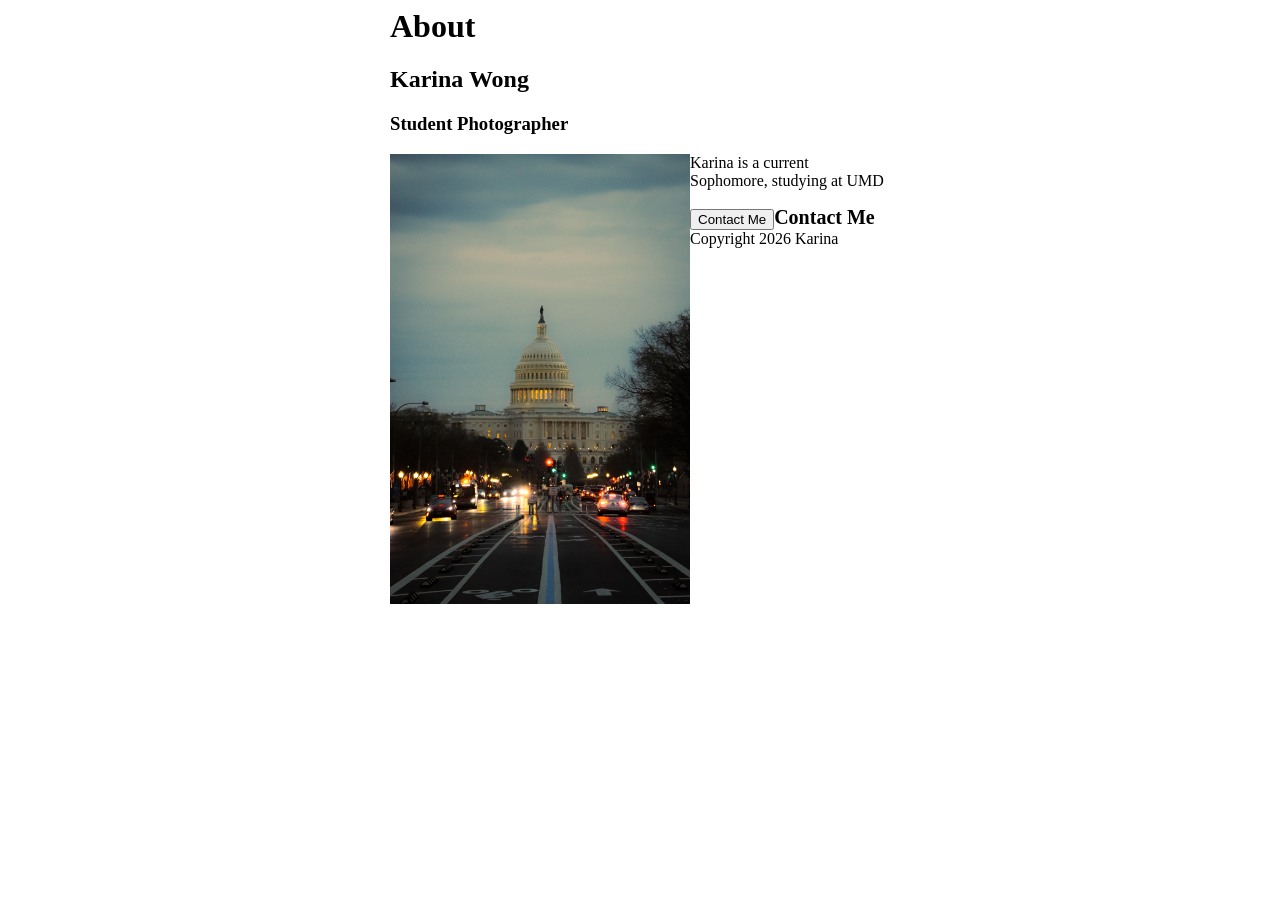
<file: midterm-prep/midterm.html>
<!docutype html>
<html lang="eng">
    <head> 
    
<meta charset="utf-8">
<meta name="viewport" content="width=device-width, initial-scale=1, shrink-to-fit=no">

<title>Karina Midterm Prep</title>
        <link href="style.css" rel="stylesheet">
        
</head>
    
<body>
<div id="info"> 
    <h1>About</h1>
    <h2>Karina Wong</h2>
    <h3>Student Photographer</h3>
    <img src="IMG_5411.jpg" id="headshot" alt="photo">
    <p> Karina is a current Sophomore, studying at UMD </p>
    <div id="contact"> <button href="mailto:kwong33@umd.edu"> Contact Me</button>Contact Me </div> </div>
    
    <div id="footer"> Copyright 2026 Karina </div>
    
</body>

</html>
</file>
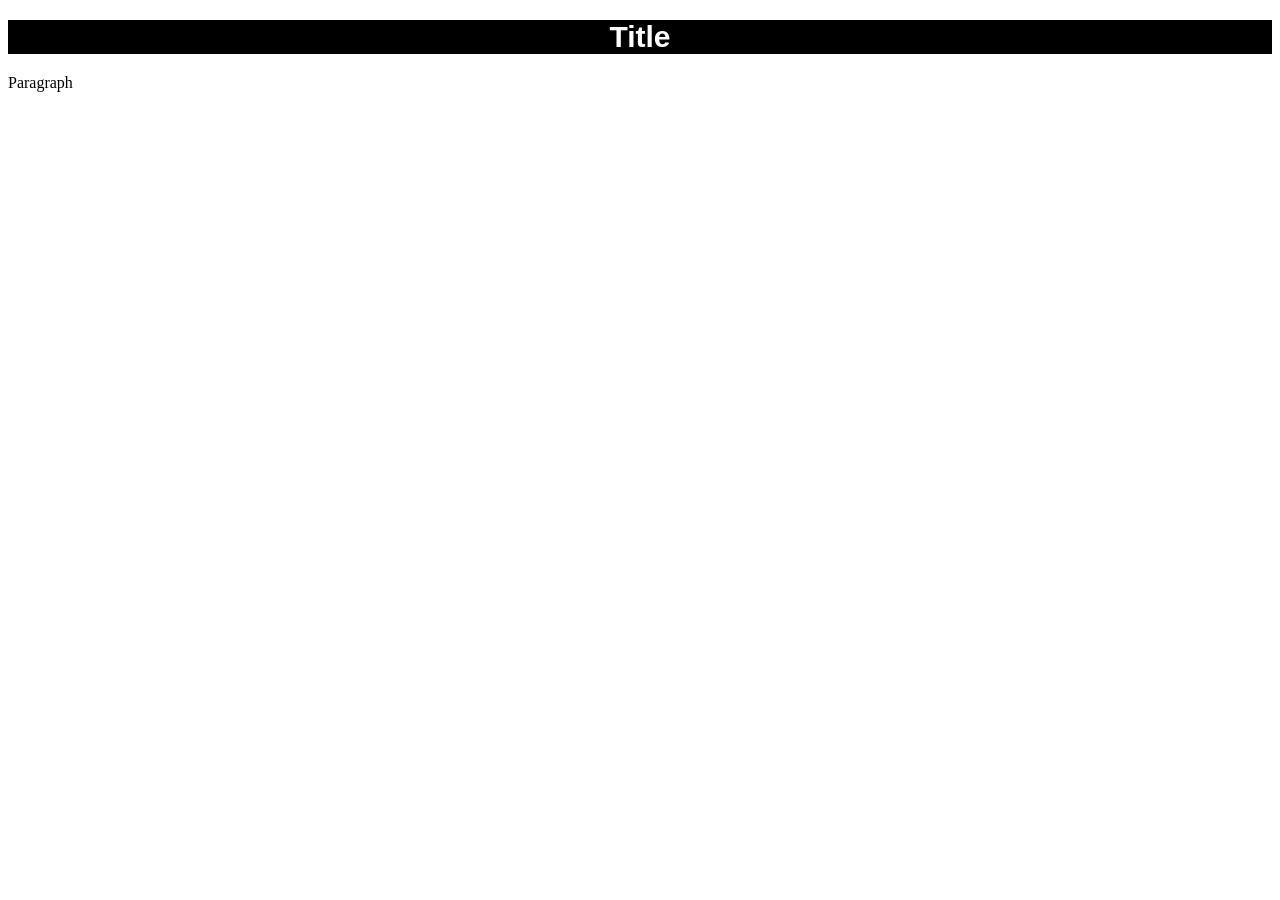
<file: styling assignment/styled-text.html>
<!doctype html>
<html lang="en">
    <head>
        <title>Stytled Text</title>
        <link href="style.css" rel="style.css" />

        <style>
            h1 {
                background-color: black;
                color: white;
                font-family: arial;
                font-size: 30px;
                text-align: center;
            }
        </style>
    </head>

    <body>
        <h1>Title</h1>

        <p>Paragraph</p>
    </body>
</html>
</file>
<file: button-assignment/style.css>
.button{
        background-color: red;
        color: white;
        font-size: 30px;
        border: none;
        width: 200px;
    }
</file>
<file: contact-button-assignment/style.css>
/*
MY COLOR PALETTE
Color 1 - #650d1b
Color 2 - #ffe066
Color 3 - #f4fffd
Color 4 - #011936
Color 5 - #465362
*/

.body {
    background-color: #f4fffd;
    text-align: center
}


.button {
    background-color: #650d1b;
    color: #ffe066;
    align-content: center;
    text-transform:uppercase;
    font-size: 30px;
    border:dashed;
    width: 250px;
    padding:10px;
    font-family: "Source Sans 3", sans-serif;
    font-weight: 400;
    border-radius: 8px;
}

    button:hover{
        background-color: #465362;
}

.h1{
    font-family: "Playfair Display", serif; 
    text-align: center;
    color: #650d1b;
    font-size: 60px;
    height:40px;

}

.h2{
    color:#011936;
    font-family: "Source Sans 3", sans-serif;
    font-weight: 400;
    height:80px
}
</file>
<file: data-viz-project/style.css>
body {
    background-color: #f2f2f2;
    padding: 60px;
    font-family: "Noto Serif", serif;
}

p {
    padding-top: 20px;
}

h2 {
    font-size: 20px;
}
h3 {
    font-size: 18px;
    font-style: italic;
    padding-top: 20px;
}
h4 {
    font-size: 13px;
}
</file>
<file: final project/style.css>
@media screen {
    #topper {
        background-image: url(00xp-sixflags-TOP-vjkq-superJumbo.webp);
        background-size: cover;
        height: 100vh;
    }

    #content {
        width: 60vw;
        margin: auto;
    }

    #author {margin-bottom:-15px}
   

    .headline {
        width: 75vw;
        background-color: RGBA(95, 158, 160, 0.5);
        padding: 30px;
    }
    .fullwidth {
        padding: 0px;
    }

    h1 {
        color: white;
        font-family: "DM Serif Text", serif;
        font-weight: 400;
        font-style: normal;
        font-size: 48px;
    }

    h2 {
        color: white;
        font-family: "DM Sans", sans-serif;
        font-optical-sizing: auto;
        font-style: normal;
        font-size: 20px;
    }

    h3 {
        font-size: 15px;
        margin: 10px;
        font-family: "DM Sans", sans-serif;
    }
    #credit {
        color: cadetblue;
        margin-top: -8px;
    }

    h4 {
        margin: auto;
        font-size: 15px;
        font-family: "DM Sans", sans-serif;
        padding-top: 10px;
        padding-bottom: 10px;
    }

    h5 {
        font-size: 30px;
        color: cadetblue;
        margin-left: 1px;
        font-family: "DM Serif Text", serif;
    }

    .quote-mark {
        font-size: 90px;
        color: #4f7f81;
        margin-top: -25px;
        margin-right: 7px;
        margin-bottom: -60px;
        font-family: "DM Serif Text", serif;
        float: left;
    }

    .quote {
        font-size: 30px;
        color: #4f7f81;
        margin-left: 1px;
        font-family: "DM Serif Text", serif;
    }

    .quoter {
        font-size: 25px;
        color: #4f7f81;
        margin-left: 1px;
        font-family: "DM Serif Text", serif;
        margin-top: -5px;
    }

    .job {
        font-size: 17px;
        color: #4f7f81;
        margin-top: -10px;
        margin-left: 1px;
    }

    .subheading {
        margin-top: 20px;
        margin-bottom: 0px;
        font-size: 35px;
    }
}
    .picture {
        width: 60vw;
    }

    .caption {
        font-size: 14px;
        color: #4f7f81;
        margin-left: 1px;
        font-family: "DM Sans", serif;
}

.graph-title{
    padding-bottom: 6px;
    font-size: 25px;
    color: #4f7f81;
        margin-left: 1px;
        font-family: "DM Sans", serif;
}

@media (max-width: 968px) {
    #topper {
        background-image: url(00xp-sixflags-TOP-vjkq-superJumbo.webp);
        background-size: cover;
        height: 100vh;
    }

    .headline {
        width: 80vw;
        background-color: RGBA(95, 158, 160, 0.5);
        padding: 30px;
    }

    #content {
        width: 70vw;
        margin: auto;
    }

    h1 {
        font-size: 40px;
    }

    h2 {
        font-size: 19px;
    }
    
    .picture {
        width: 70vw;
    }

    .caption {
        font-size: 15px;
        

    @media (max-width: 576px) {
        #topper {
            background-image: url(00xp-sixflags-TOP-vjkq-superJumbo.webp);
            background-size: cover;
            height: 90vh;
        }

        .headline {
            width: 100vw;
            background-color: RGBA(95, 158, 160, 0.5);
            padding: 30px;
        }

        #content {
            width: 80vw;
            margin: auto;
        }

        h1 {
            font-size: 33px;
        }

        h2 {
            font-size: 14px;
        }
        .picture {
        width: 80vw;
    }

    .caption {
        font-size: 11px;
        
        
    }
}
</file>
<file: online-portfolio/style.css>
/* Color Pallete 
 * Red: #cf4a4a
 * Gray: #383838
 * Beige: #e7e7d8*/

.section-one {
    background-color: #383838;
    padding-bottom: 80px;
}

#navigation a {
    text-align: center;
    color: #e7e7d8;
    text-decoration: none;
    font-style: none;
    margin-top: 20px;
    margin-left: 150px;
}

#navigation a:hover {
    text-decoration: underline;
}

hr {
    border: 2px solid #cf4a4a;
    width: 100%;
    opacity: 1;
    margin-top: -40px;
}

.col-sm-7 {
    text-align: center;
}

h1 {
    font-family: "Ballet", cursive;
    font-size: 140px;
    text-align: center;
    color: #e7e7d8;
    padding-top: 120px;
    margin-bottom: 0;
}

h2 {
    font-family: "Bebas Neue", sans-serif;
    font-size: 170px;
    text-align: center;
    color: #cf4a4a;
    margin-top: -50px;
}

.button {
    font-family: "Bebas Neue", sans-serif;
    text-align: center;
    font-size: 40px;
    background-color: #e7e7d8;
    color: #383838;
    border-radius: 20px;
    width: 500px;
    font-weight: 50;
    padding: 10px 20px;
    text-decoration: none;
}

#headshot {
    width: 90%;
    margin-top: 100px;
}

.thinner-hr {
    border: 1px solid #cf4a4a;
    width: 100%;
    opacity: 1;
    padding-left: 70px;
    margin-top: -50px;
}

#section-two {
    background-color: #e7e7d8;
    margin-bottom: 30px;
}

h3 {
    font-family: "Bebas Neue", sans-serif;
    font-size: 120px;
    color: #cf4a4a;
    padding: 30px;
    margin-bottom: -20px;
}

h4 {
    font-style: normal;
    font-weight: 700;
}

h5 {
    font-style: normal;
}

h6 {
    padding-top: 20px;
}

.col-sm-4 {
    padding-left: 60px;
    margin-bottom: 60px;
    font-style: none;
}

#section-three {
    background-color: #383838;
}

#h4-beige {
    color: #e7e7d8;
    font-size: 40px;
}

#h5-beige {
    color: #e7e7d8;
}

#h6-beige {
    color: #e7e7d8;
    font-style: italic;
    padding-top: 20px;
}

.row-education {
    padding-left: 60px;
    padding-bottom: 100px;
}

#section-four {
    background-color: #e7e7d8;
}

.row-skills {
    color: #383838;
    padding-left: 60px;
    font-size: 20px;
    padding-bottom: 70px;
}

h4 {
    color: #383838;
}
h5 {
    color: #383838;
}
h6 {
    color: #383838;
}
</file>
<file: midterm-prep/style.css>
#headshot {
    width: 300px;float:left;
}
.body {
    font-family: Arial, sans-serif;
}
#contact {
    font-weight: bold;
    color: black;
    font-size: 20px;
}

#info {width:500px;margin:auto;}
</file>
<file: styling assignment/style.css>
h1 {
    background-color: black;
    color: white;
    font-family: arial;
    font-size: 30px;
    text-align: center;
}
</file>
